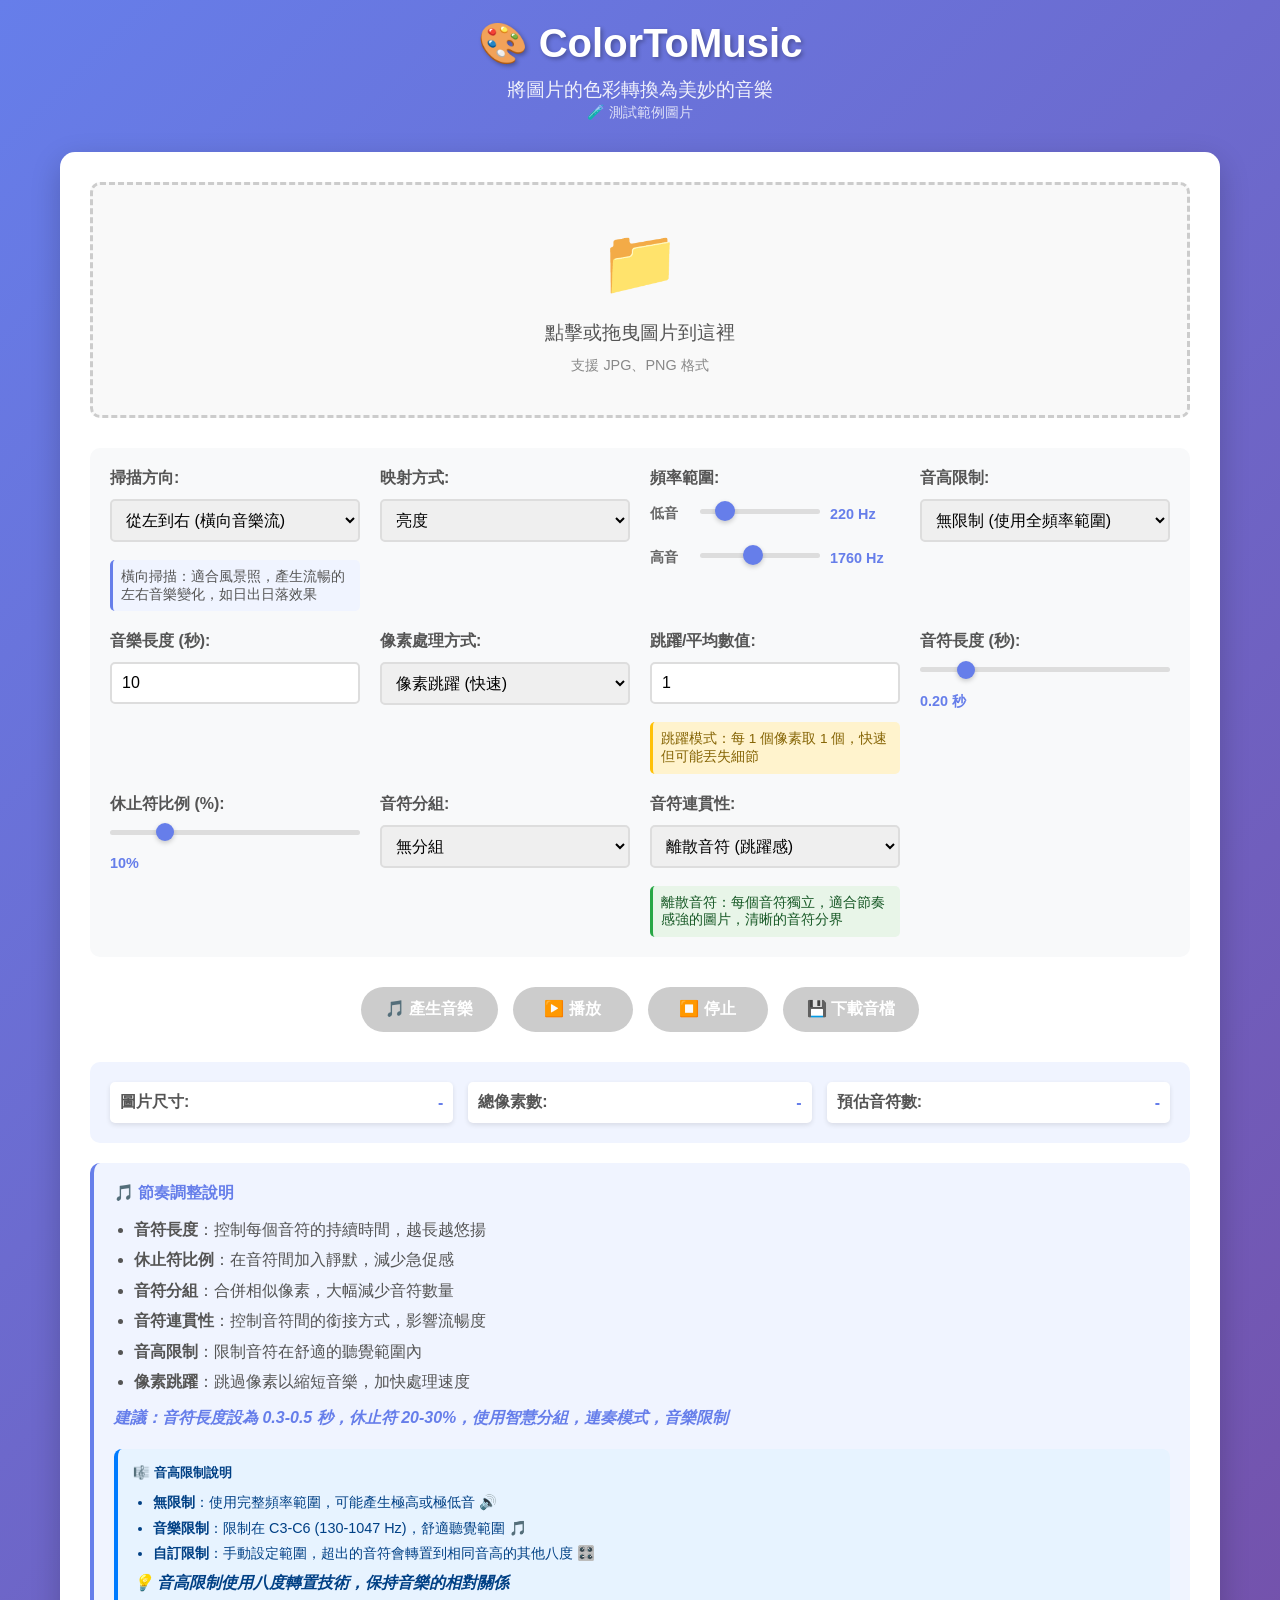
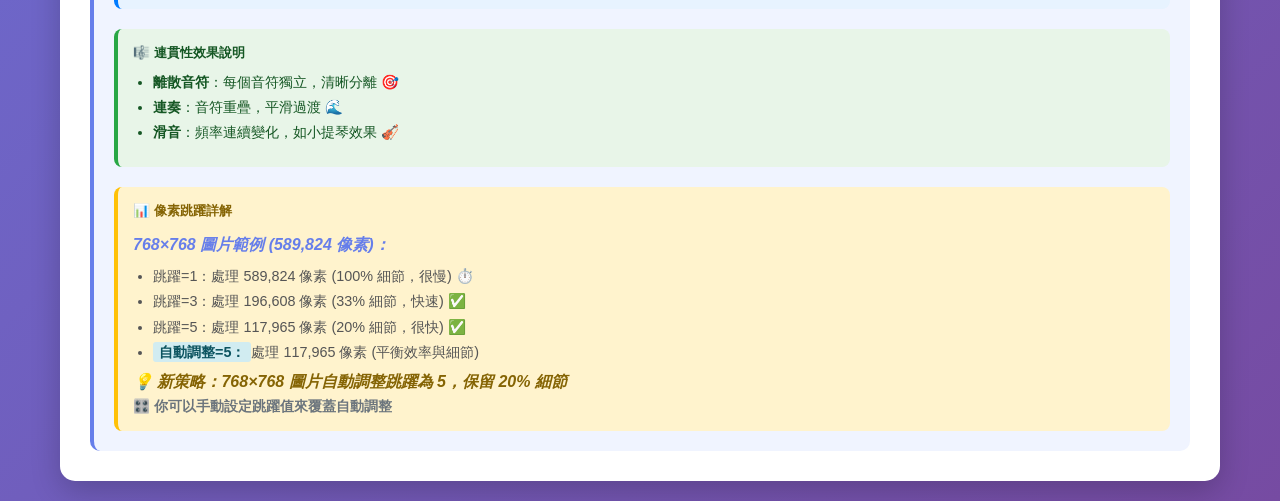
<file: index.html>
<!DOCTYPE html>
<html lang="zh-TW">
<head>
    <meta charset="UTF-8">
    <meta name="viewport" content="width=device-width, initial-scale=1.0">
    <title>ColorToMusic - 圖片轉音樂</title>
    <link rel="stylesheet" href="styles.css">
</head>
<body>
    <div class="container">
        <header>
            <h1>🎨 ColorToMusic</h1>
            <p>將圖片的色彩轉換為美妙的音樂</p>
            <a href="test.html" style="color: rgba(255,255,255,0.8); text-decoration: none; font-size: 0.9em;">🧪 測試範例圖片</a>
        </header>

        <main>
            <div class="upload-section">
                <div class="upload-area" id="uploadArea">
                    <div class="upload-icon">📁</div>
                    <p>點擊或拖曳圖片到這裡</p>
                    <span>支援 JPG、PNG 格式</span>
                    <input type="file" id="imageInput" accept="image/*" hidden>
                </div>
                <div class="image-preview" id="imagePreview" style="display: none;">
                    <img id="previewImg" alt="預覽圖片">
                    <div class="mapping-preview">
                        <h4>映射預覽</h4>
                        <div class="preview-container">
                            <div class="preview-item">
                                <span>原圖</span>
                                <canvas id="originalCanvas" width="200" height="200"></canvas>
                            </div>
                            <div class="preview-item">
                                <span id="mappingLabel">亮度映射</span>
                                <canvas id="mappedCanvas" width="200" height="200"></canvas>
                            </div>
                        </div>
                        <div class="preview-stats">
                            <span>數值範圍: <span id="valueRangeDisplay">-</span></span>
                        </div>
                    </div>
                </div>
            </div>

            <div class="controls-section">
                <div class="control-group">
                    <label for="scanDirection">掃描方向:</label>
                    <select id="scanDirection">
                        <option value="left-right">從左到右 (橫向音樂流)</option>
                        <option value="top-down">從上到下 (縱向音樂流)</option>
                        <option value="diagonal">對角線 (螺旋音樂流)</option>
                    </select>
                    <div class="scan-direction-info">
                        <span id="scanDirectionDesc">橫向掃描：適合風景照，產生流暢的左右音樂變化</span>
                    </div>
                </div>

                <div class="control-group">
                    <label for="mappingMethod">映射方式:</label>
                    <select id="mappingMethod">
                        <option value="brightness">亮度</option>
                        <option value="vividness">鮮豔度</option>
                    </select>
                </div>

                <div class="control-group">
                    <label>頻率範圍:</label>
                    <div class="frequency-range">
                        <span>低音</span>
                        <input type="range" id="minFreq" min="100" max="880" value="220" step="10">
                        <span id="minFreqValue">220 Hz</span>
                    </div>
                    <div class="frequency-range">
                        <span>高音</span>
                        <input type="range" id="maxFreq" min="440" max="3520" value="1760" step="10">
                        <span id="maxFreqValue">1760 Hz</span>
                    </div>
                </div>

                <div class="control-group">
                    <label for="enablePitchLimit">音高限制:</label>
                    <select id="enablePitchLimit">
                        <option value="none">無限制 (使用全頻率範圍)</option>
                        <option value="musical">音樂限制 (舒適聽覺範圍)</option>
                        <option value="custom">自訂限制</option>
                    </select>
                </div>

                <div class="control-group" id="pitchLimitGroup" style="display: none;">
                    <label>音高限制範圍:</label>
                    <div class="frequency-range">
                        <span>最低音</span>
                        <input type="range" id="minPitch" min="80" max="440" value="130" step="5">
                        <span id="minPitchValue">130 Hz (C3)</span>
                    </div>
                    <div class="frequency-range">
                        <span>最高音</span>
                        <input type="range" id="maxPitch" min="440" max="2000" value="1047" step="5">
                        <span id="maxPitchValue">1047 Hz (C6)</span>
                    </div>
                    <div class="pitch-limit-info">
                        <span id="pitchLimitDesc">音樂限制：限制在舒適的聽覺範圍內，避免過低或過高的音頻</span>
                    </div>
                </div>

                <div class="control-group">
                    <label for="duration">音樂長度 (秒):</label>
                    <input type="number" id="duration" value="10" min="1" max="60" step="1">
                </div>

                <div class="control-group">
                    <label for="pixelSkip">像素處理方式:</label>
                    <select id="pixelProcessing">
                        <option value="skip">像素跳躍 (快速)</option>
                        <option value="average">像素平均 (品質)</option>
                        <option value="all">全部處理 (完整)</option>
                    </select>
                </div>

                <div class="control-group" id="pixelSkipGroup">
                    <label for="pixelSkip">跳躍/平均數值:</label>
                    <input type="number" id="pixelSkip" value="1" min="1" max="20" step="1">
                    <div class="pixel-processing-info">
                        <span id="pixelProcessingDesc">跳躍模式：每N個像素取1個，快速但可能丟失細節</span>
                    </div>
                </div>

                <div class="control-group">
                    <label for="noteLength">音符長度 (秒):</label>
                    <input type="range" id="noteLength" min="0.05" max="1.0" value="0.2" step="0.05">
                    <span id="noteLengthValue">0.2 秒</span>
                </div>

                <div class="control-group">
                    <label for="restRatio">休止符比例 (%):</label>
                    <input type="range" id="restRatio" min="0" max="50" value="10" step="5">
                    <span id="restRatioValue">10%</span>
                </div>

                <div class="control-group">
                    <label for="noteGrouping">音符分組:</label>
                    <select id="noteGrouping">
                        <option value="none">無分組</option>
                        <option value="simple">簡單分組</option>
                        <option value="advanced">智慧分組</option>
                    </select>
                </div>

                <div class="control-group">
                    <label for="noteConnection">音符連貫性:</label>
                    <select id="noteConnection">
                        <option value="discrete">離散音符 (跳躍感)</option>
                        <option value="legato">連奏 (平滑過渡)</option>
                        <option value="glissando">滑音 (連續滑動)</option>
                    </select>
                    <div class="connection-info">
                        <span id="connectionDesc">離散音符：每個音符獨立，適合節奏感強的圖片</span>
                    </div>
                </div>
            </div>

            <div class="action-section">
                <button id="generateBtn" disabled>🎵 產生音樂</button>
                <button id="playBtn" disabled>▶️ 播放</button>
                <button id="stopBtn" disabled>⏹️ 停止</button>
                <button id="downloadBtn" disabled>💾 下載音檔</button>
            </div>

            <div class="visualization-section" style="display: none;">
                <h3>音樂視覺化</h3>
                <canvas id="waveformCanvas" width="800" height="200"></canvas>
                <div class="progress-bar">
                    <div class="progress" id="progress"></div>
                </div>
            </div>

            <div class="info-section">
                <div class="info-item">
                    <span class="label">圖片尺寸:</span>
                    <span id="imageSize">-</span>
                </div>
                <div class="info-item">
                    <span class="label">總像素數:</span>
                    <span id="totalPixels">-</span>
                </div>
                <div class="info-item">
                    <span class="label">預估音符數:</span>
                    <span id="estimatedNotes">-</span>
                </div>
            </div>

            <div class="rhythm-tips">
                <h4>🎵 節奏調整說明</h4>
                <ul>
                    <li><strong>音符長度</strong>：控制每個音符的持續時間，越長越悠揚</li>
                    <li><strong>休止符比例</strong>：在音符間加入靜默，減少急促感</li>
                    <li><strong>音符分組</strong>：合併相似像素，大幅減少音符數量</li>
                    <li><strong>音符連貫性</strong>：控制音符間的銜接方式，影響流暢度</li>
                    <li><strong>音高限制</strong>：限制音符在舒適的聽覺範圍內</li>
                    <li><strong>像素跳躍</strong>：跳過像素以縮短音樂，加快處理速度</li>
                </ul>
                <p><strong>建議</strong>：音符長度設為 0.3-0.5 秒，休止符 20-30%，使用智慧分組，連奏模式，音樂限制</p>
                
                <div class="pitch-limit-explanation">
                    <h5>🎼 音高限制說明</h5>
                    <ul>
                        <li><strong>無限制</strong>：使用完整頻率範圍，可能產生極高或極低音 🔊</li>
                        <li><strong>音樂限制</strong>：限制在 C3-C6 (130-1047 Hz)，舒適聽覺範圍 🎵</li>
                        <li><strong>自訂限制</strong>：手動設定範圍，超出的音符會轉置到相同音高的其他八度 🎛️</li>
                    </ul>
                    <p class="tip">💡 音高限制使用八度轉置技術，保持音樂的相對關係</p>
                </div>
                
                <div class="connection-explanation">
                    <h5>🎼 連貫性效果說明</h5>
                    <ul>
                        <li><strong>離散音符</strong>：每個音符獨立，清晰分離 🎯</li>
                        <li><strong>連奏</strong>：音符重疊，平滑過渡 🌊</li>
                        <li><strong>滑音</strong>：頻率連續變化，如小提琴效果 🎻</li>
                    </ul>
                </div>
                
                <div class="pixel-skip-explanation">
                    <h5>📊 像素跳躍詳解</h5>
                    <p><strong>768×768 圖片範例 (589,824 像素)：</strong></p>
                    <ul>
                        <li>跳躍=1：處理 589,824 像素 (100% 細節，很慢) ⏱️</li>
                        <li>跳躍=3：處理 196,608 像素 (33% 細節，快速) ✅</li>
                        <li>跳躍=5：處理 117,965 像素 (20% 細節，很快) ✅</li>
                        <li><span class="auto-adjust">自動調整=5：</span>處理 117,965 像素 (平衡效率與細節)</li>
                    </ul>
                    <p class="tip">💡 新策略：768×768 圖片自動調整跳躍為 5，保留 20% 細節</p>
                    <p class="manual-tip">🎛️ 你可以手動設定跳躍值來覆蓋自動調整</p>
                </div>
            </div>
        </main>
    </div>

    <script src="colorToMusic.js"></script>
    <script src="app.js"></script>
</body>
</html>
</file>
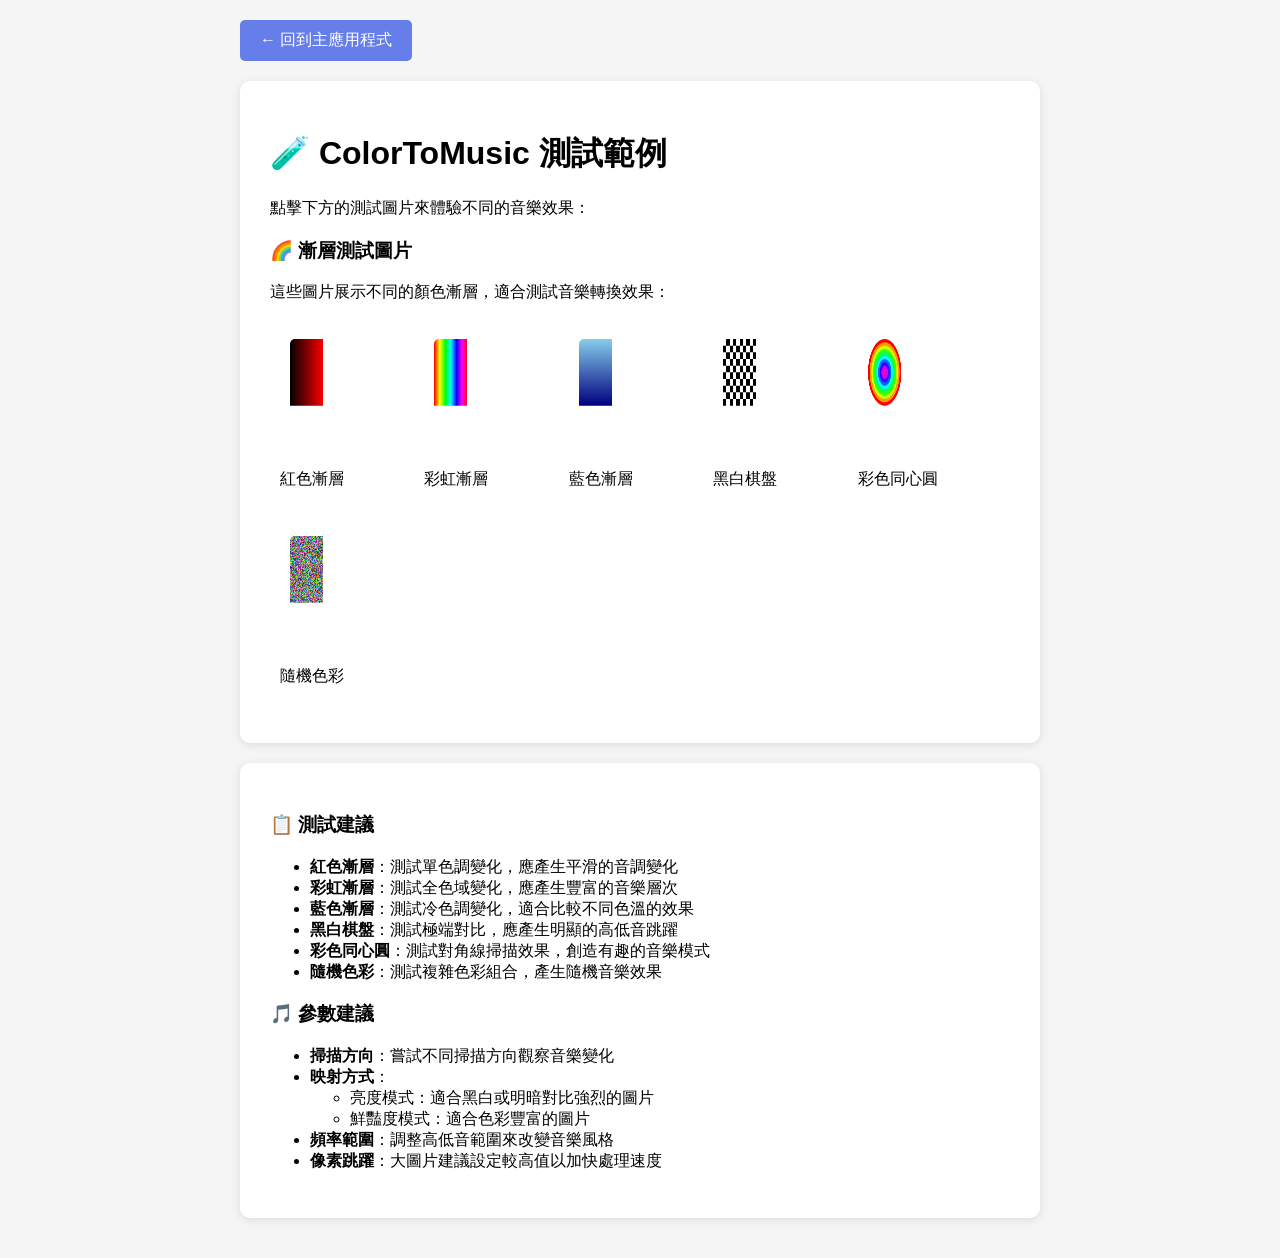
<file: test.html>
<!DOCTYPE html>
<html lang="zh-TW">
<head>
    <meta charset="UTF-8">
    <meta name="viewport" content="width=device-width, initial-scale=1.0">
    <title>ColorToMusic - 測試頁面</title>
    <style>
        body {
            font-family: Arial, sans-serif;
            max-width: 800px;
            margin: 0 auto;
            padding: 20px;
            background-color: #f5f5f5;
        }
        .test-container {
            background: white;
            padding: 30px;
            border-radius: 10px;
            box-shadow: 0 2px 10px rgba(0,0,0,0.1);
            margin-bottom: 20px;
        }
        .test-image {
            width: 100px;
            height: 100px;
            border-radius: 5px;
            margin: 10px;
            cursor: pointer;
            transition: transform 0.3s ease;
        }
        .test-image:hover {
            transform: scale(1.05);
        }
        .gradient-box {
            display: inline-block;
            margin: 10px;
        }
        .back-link {
            display: inline-block;
            padding: 10px 20px;
            background: #667eea;
            color: white;
            text-decoration: none;
            border-radius: 5px;
            margin-bottom: 20px;
        }
        .back-link:hover {
            background: #5a6fd8;
        }
    </style>
</head>
<body>
    <a href="index.html" class="back-link">← 回到主應用程式</a>
    
    <div class="test-container">
        <h1>🧪 ColorToMusic 測試範例</h1>
        <p>點擊下方的測試圖片來體驗不同的音樂效果：</p>
        
        <h3>🌈 漸層測試圖片</h3>
        <p>這些圖片展示不同的顏色漸層，適合測試音樂轉換效果：</p>
        
        <div class="gradient-box">
            <canvas class="test-image" id="gradient1" title="紅色漸層"></canvas>
            <p>紅色漸層</p>
        </div>
        
        <div class="gradient-box">
            <canvas class="test-image" id="gradient2" title="彩虹漸層"></canvas>
            <p>彩虹漸層</p>
        </div>
        
        <div class="gradient-box">
            <canvas class="test-image" id="gradient3" title="藍色漸層"></canvas>
            <p>藍色漸層</p>
        </div>
        
        <div class="gradient-box">
            <canvas class="test-image" id="checkerboard" title="棋盤格"></canvas>
            <p>黑白棋盤</p>
        </div>
        
        <div class="gradient-box">
            <canvas class="test-image" id="circle" title="同心圓"></canvas>
            <p>彩色同心圓</p>
        </div>
        
        <div class="gradient-box">
            <canvas class="test-image" id="noise" title="隨機噪點"></canvas>
            <p>隨機色彩</p>
        </div>
    </div>
    
    <div class="test-container">
        <h3>📋 測試建議</h3>
        <ul>
            <li><strong>紅色漸層</strong>：測試單色調變化，應產生平滑的音調變化</li>
            <li><strong>彩虹漸層</strong>：測試全色域變化，應產生豐富的音樂層次</li>
            <li><strong>藍色漸層</strong>：測試冷色調變化，適合比較不同色溫的效果</li>
            <li><strong>黑白棋盤</strong>：測試極端對比，應產生明顯的高低音跳躍</li>
            <li><strong>彩色同心圓</strong>：測試對角線掃描效果，創造有趣的音樂模式</li>
            <li><strong>隨機色彩</strong>：測試複雜色彩組合，產生隨機音樂效果</li>
        </ul>
        
        <h3>🎵 參數建議</h3>
        <ul>
            <li><strong>掃描方向</strong>：嘗試不同掃描方向觀察音樂變化</li>
            <li><strong>映射方式</strong>：
                <ul>
                    <li>亮度模式：適合黑白或明暗對比強烈的圖片</li>
                    <li>鮮豔度模式：適合色彩豐富的圖片</li>
                </ul>
            </li>
            <li><strong>頻率範圍</strong>：調整高低音範圍來改變音樂風格</li>
            <li><strong>像素跳躍</strong>：大圖片建議設定較高值以加快處理速度</li>
        </ul>
    </div>

    <script>
        // 產生測試圖片
        function generateTestImages() {
            // 紅色漸層
            const gradient1 = document.getElementById('gradient1');
            const ctx1 = gradient1.getContext('2d');
            const grad1 = ctx1.createLinearGradient(0, 0, 100, 0);
            grad1.addColorStop(0, '#000000');
            grad1.addColorStop(1, '#ff0000');
            ctx1.fillStyle = grad1;
            ctx1.fillRect(0, 0, 100, 100);
            
            // 彩虹漸層
            const gradient2 = document.getElementById('gradient2');
            const ctx2 = gradient2.getContext('2d');
            for (let i = 0; i < 100; i++) {
                const hue = (i / 100) * 360;
                ctx2.fillStyle = `hsl(${hue}, 100%, 50%)`;
                ctx2.fillRect(i, 0, 1, 100);
            }
            
            // 藍色漸層
            const gradient3 = document.getElementById('gradient3');
            const ctx3 = gradient3.getContext('2d');
            const grad3 = ctx3.createLinearGradient(0, 0, 0, 100);
            grad3.addColorStop(0, '#87CEEB');
            grad3.addColorStop(1, '#000080');
            ctx3.fillStyle = grad3;
            ctx3.fillRect(0, 0, 100, 100);
            
            // 棋盤格
            const checkerboard = document.getElementById('checkerboard');
            const ctx4 = checkerboard.getContext('2d');
            const squareSize = 10;
            for (let x = 0; x < 100; x += squareSize) {
                for (let y = 0; y < 100; y += squareSize) {
                    const isEven = ((x / squareSize) + (y / squareSize)) % 2 === 0;
                    ctx4.fillStyle = isEven ? '#ffffff' : '#000000';
                    ctx4.fillRect(x, y, squareSize, squareSize);
                }
            }
            
            // 同心圓
            const circle = document.getElementById('circle');
            const ctx5 = circle.getContext('2d');
            const centerX = 50, centerY = 50;
            for (let r = 50; r > 0; r -= 5) {
                const hue = ((50 - r) / 50) * 360;
                ctx5.fillStyle = `hsl(${hue}, 100%, 50%)`;
                ctx5.beginPath();
                ctx5.arc(centerX, centerY, r, 0, 2 * Math.PI);
                ctx5.fill();
            }
            
            // 隨機色彩
            const noise = document.getElementById('noise');
            const ctx6 = noise.getContext('2d');
            const imageData = ctx6.createImageData(100, 100);
            for (let i = 0; i < imageData.data.length; i += 4) {
                imageData.data[i] = Math.random() * 255;     // R
                imageData.data[i + 1] = Math.random() * 255; // G
                imageData.data[i + 2] = Math.random() * 255; // B
                imageData.data[i + 3] = 255;                 // A
            }
            ctx6.putImageData(imageData, 0, 0);
        }
        
        // 下載測試圖片
        function downloadTestImage(canvas, filename) {
            const link = document.createElement('a');
            link.download = filename;
            link.href = canvas.toDataURL();
            link.click();
        }
        
        // 初始化
        document.addEventListener('DOMContentLoaded', () => {
            generateTestImages();
            
            // 為每個測試圖片添加點擊事件
            document.querySelectorAll('.test-image').forEach(canvas => {
                canvas.addEventListener('click', () => {
                    const filename = `test-${canvas.id}.png`;
                    downloadTestImage(canvas, filename);
                    
                    // 顯示提示
                    const title = canvas.title;
                    alert(`已下載測試圖片：${title}\n請到主應用程式中上傳此圖片進行測試！`);
                });
            });
        });
    </script>
</body>
</html>
</file>
<file: styles.css>
* {
    margin: 0;
    padding: 0;
    box-sizing: border-box;
}

body {
    font-family: 'Segoe UI', Tahoma, Geneva, Verdana, sans-serif;
    background: linear-gradient(135deg, #667eea 0%, #764ba2 100%);
    min-height: 100vh;
    color: #333;
}

.container {
    max-width: 1200px;
    margin: 0 auto;
    padding: 20px;
}

header {
    text-align: center;
    margin-bottom: 30px;
    color: white;
}

header h1 {
    font-size: 2.5em;
    margin-bottom: 10px;
    text-shadow: 2px 2px 4px rgba(0,0,0,0.3);
}

header p {
    font-size: 1.2em;
    opacity: 0.9;
}

main {
    background: white;
    border-radius: 15px;
    padding: 30px;
    box-shadow: 0 10px 30px rgba(0,0,0,0.2);
}

.upload-section {
    margin-bottom: 30px;
}

.upload-area {
    border: 3px dashed #ccc;
    border-radius: 10px;
    padding: 40px;
    text-align: center;
    transition: all 0.3s ease;
    cursor: pointer;
    background: #f9f9f9;
}

.upload-area:hover {
    border-color: #667eea;
    background: #f0f4ff;
}

.upload-area.dragover {
    border-color: #667eea;
    background: #e8f0ff;
    transform: scale(1.02);
}

.upload-icon {
    font-size: 4em;
    margin-bottom: 20px;
}

.upload-area p {
    font-size: 1.2em;
    margin-bottom: 10px;
    color: #555;
}

.upload-area span {
    color: #888;
    font-size: 0.9em;
}

.image-preview {
    margin-top: 20px;
    text-align: center;
}

.image-preview img {
    max-width: 100%;
    max-height: 300px;
    border-radius: 10px;
    box-shadow: 0 5px 15px rgba(0,0,0,0.1);
    margin-bottom: 20px;
}

.mapping-preview {
    background: #f8f9fa;
    padding: 20px;
    border-radius: 10px;
    margin-top: 20px;
}

.mapping-preview h4 {
    margin: 0 0 15px 0;
    color: #555;
    text-align: center;
}

.preview-container {
    display: flex;
    gap: 20px;
    justify-content: center;
    flex-wrap: wrap;
}

.preview-item {
    text-align: center;
    flex: 1;
    min-width: 200px;
}

.preview-item span {
    display: block;
    margin-bottom: 10px;
    font-weight: 600;
    color: #667eea;
}

.preview-item canvas {
    border: 2px solid #ddd;
    border-radius: 8px;
    box-shadow: 0 2px 8px rgba(0,0,0,0.1);
    background: white;
}

.preview-stats {
    text-align: center;
    margin-top: 15px;
    padding: 10px;
    background: white;
    border-radius: 5px;
    font-weight: 600;
    color: #555;
}

.controls-section {
    display: grid;
    grid-template-columns: repeat(auto-fit, minmax(250px, 1fr));
    gap: 20px;
    margin-bottom: 30px;
    padding: 20px;
    background: #f8f9fa;
    border-radius: 10px;
}

.control-group {
    display: flex;
    flex-direction: column;
    gap: 10px;
}

.control-group label {
    font-weight: 600;
    color: #555;
}

.control-group select,
.control-group input[type="number"] {
    padding: 10px;
    border: 2px solid #ddd;
    border-radius: 5px;
    font-size: 1em;
    transition: border-color 0.3s ease;
}

.control-group select:focus,
.control-group input[type="number"]:focus {
    outline: none;
    border-color: #667eea;
}

.frequency-range {
    display: flex;
    align-items: center;
    gap: 10px;
    margin-bottom: 10px;
}

.frequency-range span:first-child {
    min-width: 40px;
    font-size: 0.9em;
    color: #666;
}

.frequency-range span:last-child {
    min-width: 70px;
    font-size: 0.9em;
    font-weight: 600;
    color: #667eea;
}

.control-group input[type="range"] {
    width: 100%;
    height: 5px;
    border-radius: 5px;
    background: #ddd;
    outline: none;
    -webkit-appearance: none;
    appearance: none;
    margin: 5px 0;
}

.control-group input[type="range"]::-webkit-slider-thumb {
    -webkit-appearance: none;
    appearance: none;
    width: 18px;
    height: 18px;
    border-radius: 50%;
    background: #667eea;
    cursor: pointer;
    box-shadow: 0 2px 5px rgba(0,0,0,0.2);
}

.control-group input[type="range"]::-moz-range-thumb {
    width: 18px;
    height: 18px;
    border-radius: 50%;
    background: #667eea;
    cursor: pointer;
    border: none;
    box-shadow: 0 2px 5px rgba(0,0,0,0.2);
}

.control-group span {
    font-size: 0.9em;
    color: #667eea;
    font-weight: 600;
    margin-top: 5px;
    display: block;
}

.scan-direction-info {
    margin-top: 8px;
    padding: 8px;
    background: #f0f4ff;
    border-radius: 5px;
    border-left: 3px solid #667eea;
}

.scan-direction-info span {
    font-size: 0.85em;
    color: #555;
    font-weight: normal;
    margin: 0;
    line-height: 1.3;
}

.connection-info {
    margin-top: 8px;
    padding: 8px;
    background: #e8f5e8;
    border-radius: 5px;
    border-left: 3px solid #28a745;
}

.connection-info span {
    font-size: 0.85em;
    color: #155724;
    font-weight: normal;
    margin: 0;
    line-height: 1.3;
}

.pixel-processing-info {
    margin-top: 8px;
    padding: 8px;
    background: #fff3cd;
    border-radius: 5px;
    border-left: 3px solid #ffc107;
}

.pixel-processing-info span {
    font-size: 0.85em;
    color: #856404;
    font-weight: normal;
    margin: 0;
    line-height: 1.3;
}

.pitch-limit-info {
    margin-top: 8px;
    padding: 8px;
    background: #e7f3ff;
    border-radius: 5px;
    border-left: 3px solid #007bff;
}

.pitch-limit-info span {
    font-size: 0.85em;
    color: #004085;
    font-weight: normal;
    margin: 0;
    line-height: 1.3;
}

.frequency-range input[type="range"] {
    flex: 1;
    height: 5px;
    border-radius: 5px;
    background: #ddd;
    outline: none;
    -webkit-appearance: none;
}

.frequency-range input[type="range"]::-webkit-slider-thumb {
    -webkit-appearance: none;
    appearance: none;
    width: 20px;
    height: 20px;
    border-radius: 50%;
    background: #667eea;
    cursor: pointer;
    box-shadow: 0 2px 5px rgba(0,0,0,0.2);
}

.frequency-range input[type="range"]::-moz-range-thumb {
    width: 20px;
    height: 20px;
    border-radius: 50%;
    background: #667eea;
    cursor: pointer;
    border: none;
    box-shadow: 0 2px 5px rgba(0,0,0,0.2);
}

.action-section {
    display: flex;
    gap: 15px;
    justify-content: center;
    margin-bottom: 30px;
    flex-wrap: wrap;
}

.action-section button {
    padding: 12px 24px;
    border: none;
    border-radius: 25px;
    font-size: 1em;
    font-weight: 600;
    cursor: pointer;
    transition: all 0.3s ease;
    min-width: 120px;
}

#generateBtn {
    background: linear-gradient(45deg, #667eea, #764ba2);
    color: white;
}

#generateBtn:hover:not(:disabled) {
    transform: translateY(-2px);
    box-shadow: 0 5px 15px rgba(102, 126, 234, 0.4);
}

#generateBtn:disabled {
    background: #ccc;
    cursor: not-allowed;
}

#playBtn {
    background: linear-gradient(45deg, #56ab2f, #a8e6cf);
    color: white;
}

#playBtn:hover:not(:disabled) {
    transform: translateY(-2px);
    box-shadow: 0 5px 15px rgba(86, 171, 47, 0.4);
}

#stopBtn {
    background: linear-gradient(45deg, #ff6b6b, #feca57);
    color: white;
}

#stopBtn:hover:not(:disabled) {
    transform: translateY(-2px);
    box-shadow: 0 5px 15px rgba(255, 107, 107, 0.4);
}

#downloadBtn {
    background: linear-gradient(45deg, #4ecdc4, #44a08d);
    color: white;
}

#downloadBtn:hover:not(:disabled) {
    transform: translateY(-2px);
    box-shadow: 0 5px 15px rgba(78, 205, 196, 0.4);
}

button:disabled {
    background: #ccc !important;
    cursor: not-allowed;
    transform: none !important;
    box-shadow: none !important;
}

.visualization-section {
    margin-bottom: 30px;
    padding: 20px;
    background: #f8f9fa;
    border-radius: 10px;
}

.visualization-section h3 {
    margin-bottom: 20px;
    color: #555;
    text-align: center;
}

#waveformCanvas {
    width: 100%;
    height: 200px;
    border: 2px solid #ddd;
    border-radius: 10px;
    background: #fff;
}

.progress-bar {
    width: 100%;
    height: 10px;
    background: #ddd;
    border-radius: 5px;
    margin-top: 15px;
    overflow: hidden;
}

.progress {
    height: 100%;
    background: linear-gradient(45deg, #667eea, #764ba2);
    border-radius: 5px;
    width: 0%;
    transition: width 0.1s ease;
}

.info-section {
    display: grid;
    grid-template-columns: repeat(auto-fit, minmax(200px, 1fr));
    gap: 15px;
    padding: 20px;
    background: #f0f4ff;
    border-radius: 10px;
}

.info-item {
    display: flex;
    justify-content: space-between;
    align-items: center;
    padding: 10px;
    background: white;
    border-radius: 5px;
    box-shadow: 0 2px 5px rgba(0,0,0,0.1);
}

.info-item .label {
    font-weight: 600;
    color: #555;
}

.info-item span:last-child {
    color: #667eea;
    font-weight: 600;
}

.rhythm-tips {
    background: #f0f4ff;
    padding: 20px;
    border-radius: 10px;
    margin-top: 20px;
    border-left: 4px solid #667eea;
}

.rhythm-tips h4 {
    margin: 0 0 15px 0;
    color: #667eea;
}

.rhythm-tips ul {
    margin: 15px 0;
    padding-left: 20px;
}

.rhythm-tips li {
    margin-bottom: 8px;
    color: #555;
    line-height: 1.4;
}

.rhythm-tips p {
    margin: 15px 0 0 0;
    font-style: italic;
    color: #667eea;
    font-weight: 600;
}

.pixel-skip-explanation {
    margin-top: 20px;
    padding: 15px;
    background: #fff3cd;
    border-radius: 8px;
    border-left: 4px solid #ffc107;
}

.pixel-skip-explanation h5 {
    margin: 0 0 10px 0;
    color: #856404;
}

.pixel-skip-explanation ul {
    margin: 10px 0;
    padding-left: 20px;
}

.pixel-skip-explanation li {
    margin-bottom: 5px;
    font-size: 0.9em;
}

.pixel-skip-explanation .warning {
    color: #dc3545;
    font-weight: 600;
}

.pixel-skip-explanation .tip {
    margin: 10px 0 0 0;
    font-weight: 600;
    color: #856404;
    font-style: italic;
}

.pixel-skip-explanation .manual-tip {
    margin: 5px 0 0 0;
    font-size: 0.85em;
    color: #6c757d;
    font-style: normal;
}

.pixel-skip-explanation .auto-adjust {
    background: #d1ecf1;
    color: #0c5460;
    padding: 2px 6px;
    border-radius: 3px;
    font-weight: 600;
}

.connection-explanation {
    margin: 20px 0;
    padding: 15px;
    background: #e8f5e8;
    border-radius: 8px;
    border-left: 4px solid #28a745;
}

.connection-explanation h5 {
    margin: 0 0 10px 0;
    color: #155724;
}

.connection-explanation ul {
    margin: 10px 0;
    padding-left: 20px;
}

.connection-explanation li {
    margin-bottom: 5px;
    font-size: 0.9em;
    color: #155724;
}

.pitch-limit-explanation {
    margin: 20px 0;
    padding: 15px;
    background: #e7f3ff;
    border-radius: 8px;
    border-left: 4px solid #007bff;
}

.pitch-limit-explanation h5 {
    margin: 0 0 10px 0;
    color: #004085;
}

.pitch-limit-explanation ul {
    margin: 10px 0;
    padding-left: 20px;
}

.pitch-limit-explanation li {
    margin-bottom: 5px;
    font-size: 0.9em;
    color: #004085;
}

.pitch-limit-explanation .tip {
    margin: 10px 0 0 0;
    font-weight: 600;
    color: #004085;
    font-style: italic;
}

/* 響應式設計 */
@media (max-width: 768px) {
    .container {
        padding: 10px;
    }
    
    header h1 {
        font-size: 2em;
    }
    
    main {
        padding: 20px;
    }
    
    .controls-section {
        grid-template-columns: 1fr;
    }
    
    .action-section {
        flex-direction: column;
        align-items: center;
    }
    
    .action-section button {
        width: 100%;
        max-width: 300px;
    }
    
    .frequency-range {
        flex-direction: column;
        align-items: stretch;
    }
    
    .frequency-range span:first-child {
        min-width: auto;
        margin-bottom: 5px;
    }
    
    .preview-container {
        flex-direction: column;
        align-items: center;
    }
    
    .preview-item {
        min-width: 180px;
        margin-bottom: 20px;
    }
    
    .preview-item canvas {
        width: 180px;
        height: 180px;
    }
}

/* 載入動畫 */
.loading {
    display: inline-block;
    width: 20px;
    height: 20px;
    border: 3px solid #f3f3f3;
    border-top: 3px solid #667eea;
    border-radius: 50%;
    animation: spin 1s linear infinite;
    margin-right: 10px;
}

@keyframes spin {
    0% { transform: rotate(0deg); }
    100% { transform: rotate(360deg); }
}

/* 成功/錯誤訊息 */
.message {
    padding: 15px;
    margin: 10px 0;
    border-radius: 5px;
    font-weight: 600;
}

.message.success {
    background: #d4edda;
    color: #155724;
    border: 1px solid #c3e6cb;
}

.message.error {
    background: #f8d7da;
    color: #721c24;
    border: 1px solid #f5c6cb;
}
</file>
